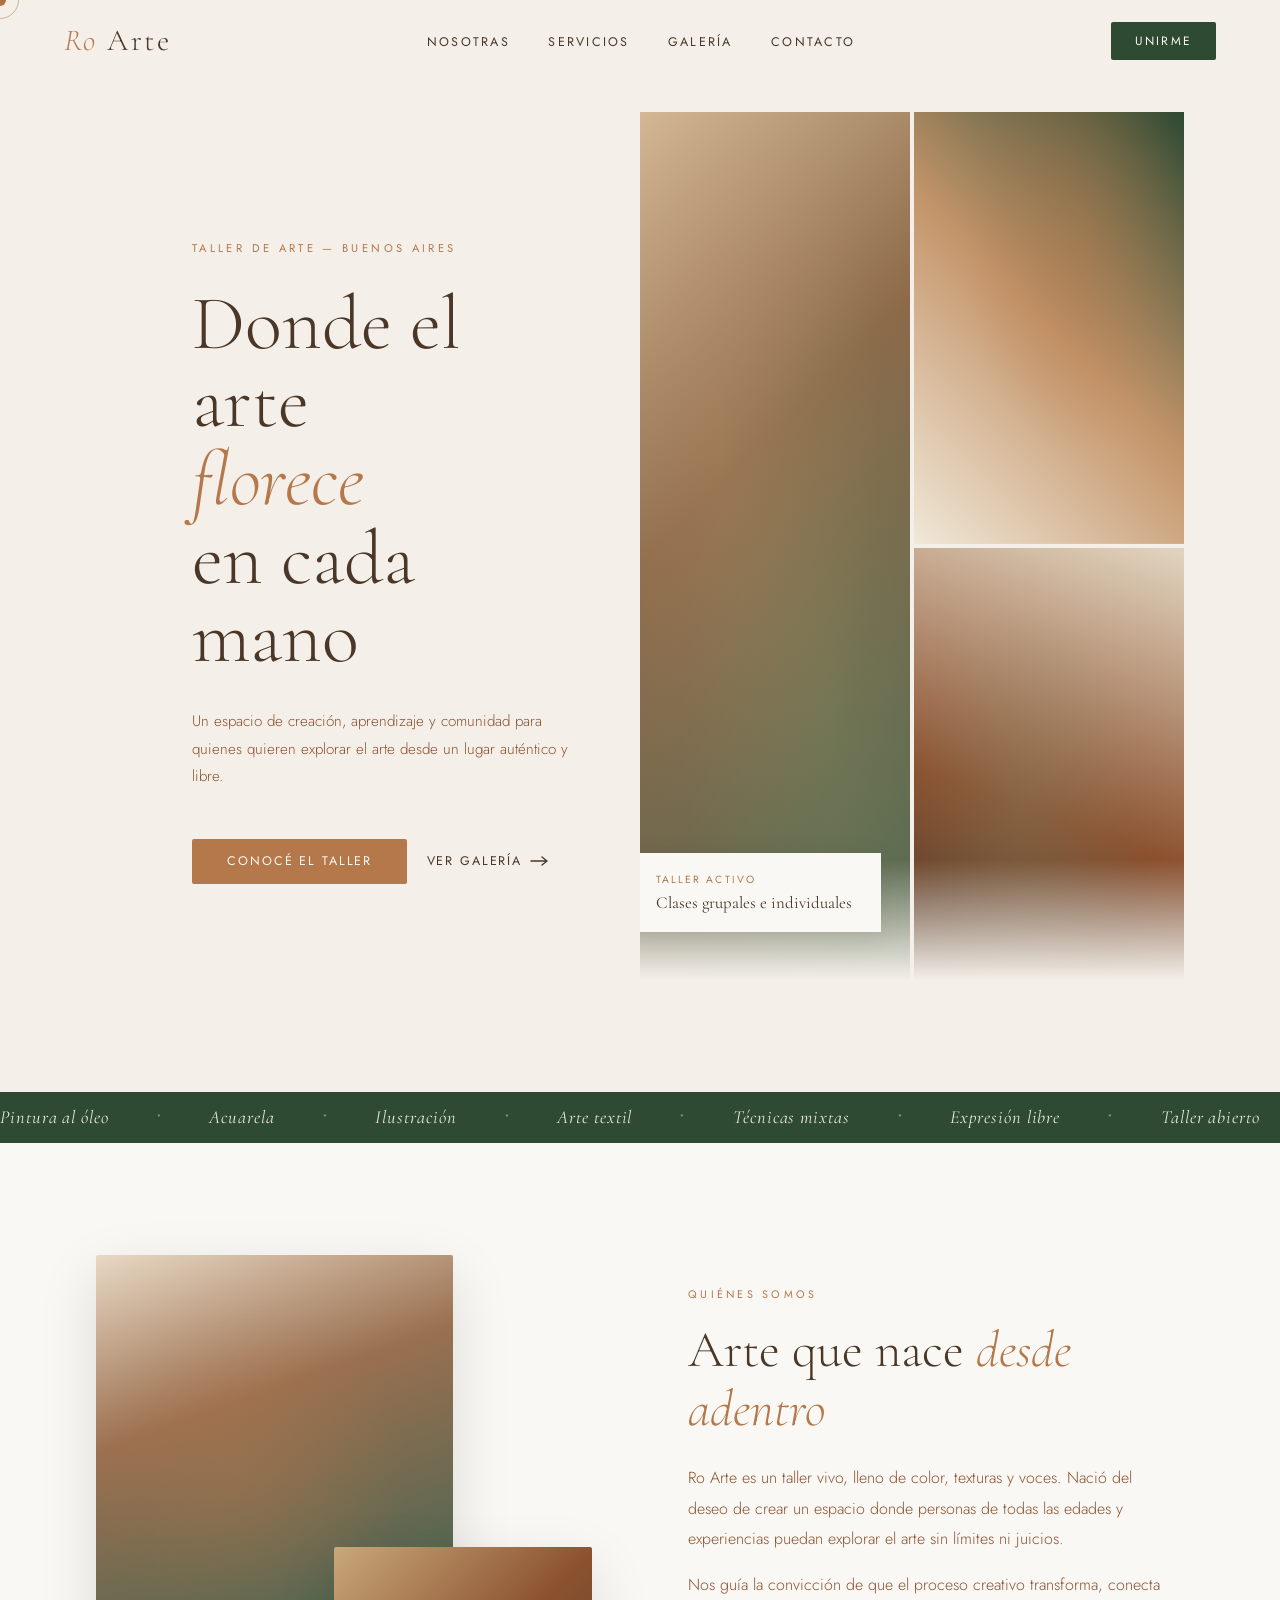
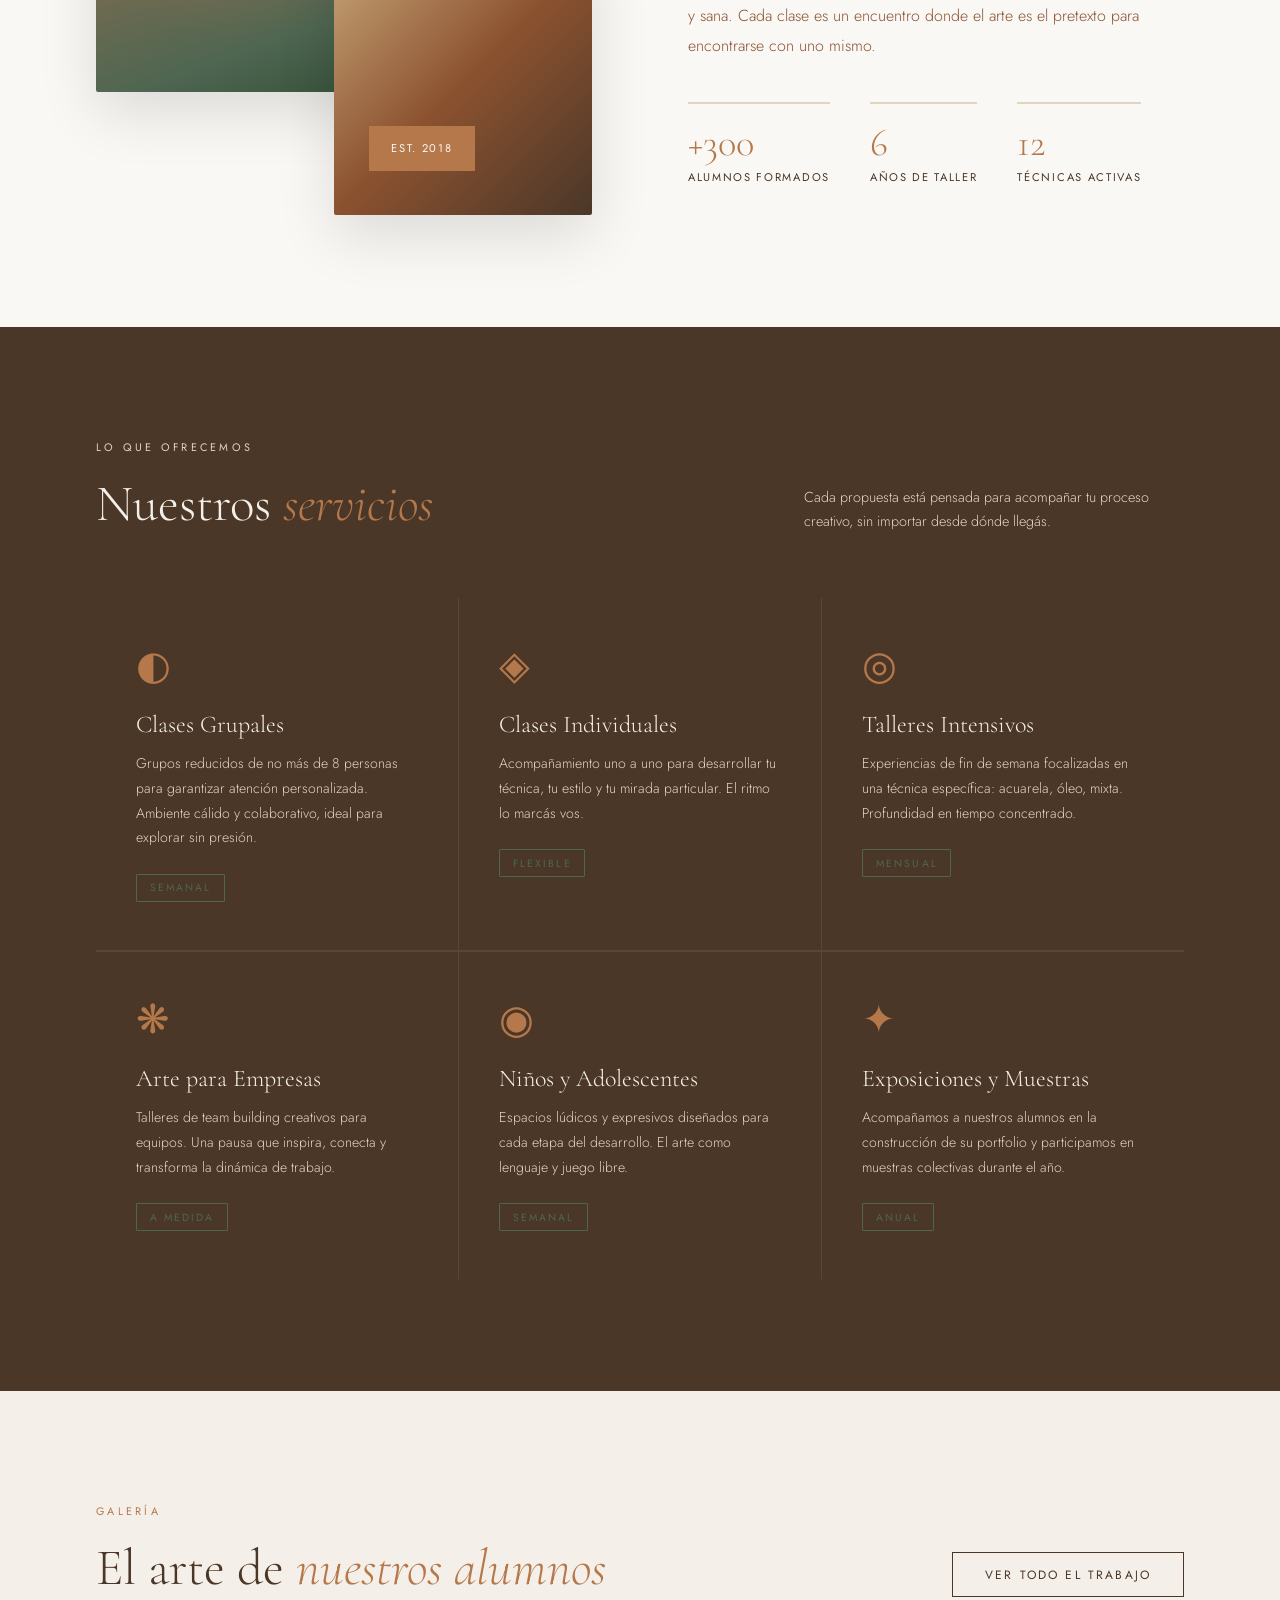
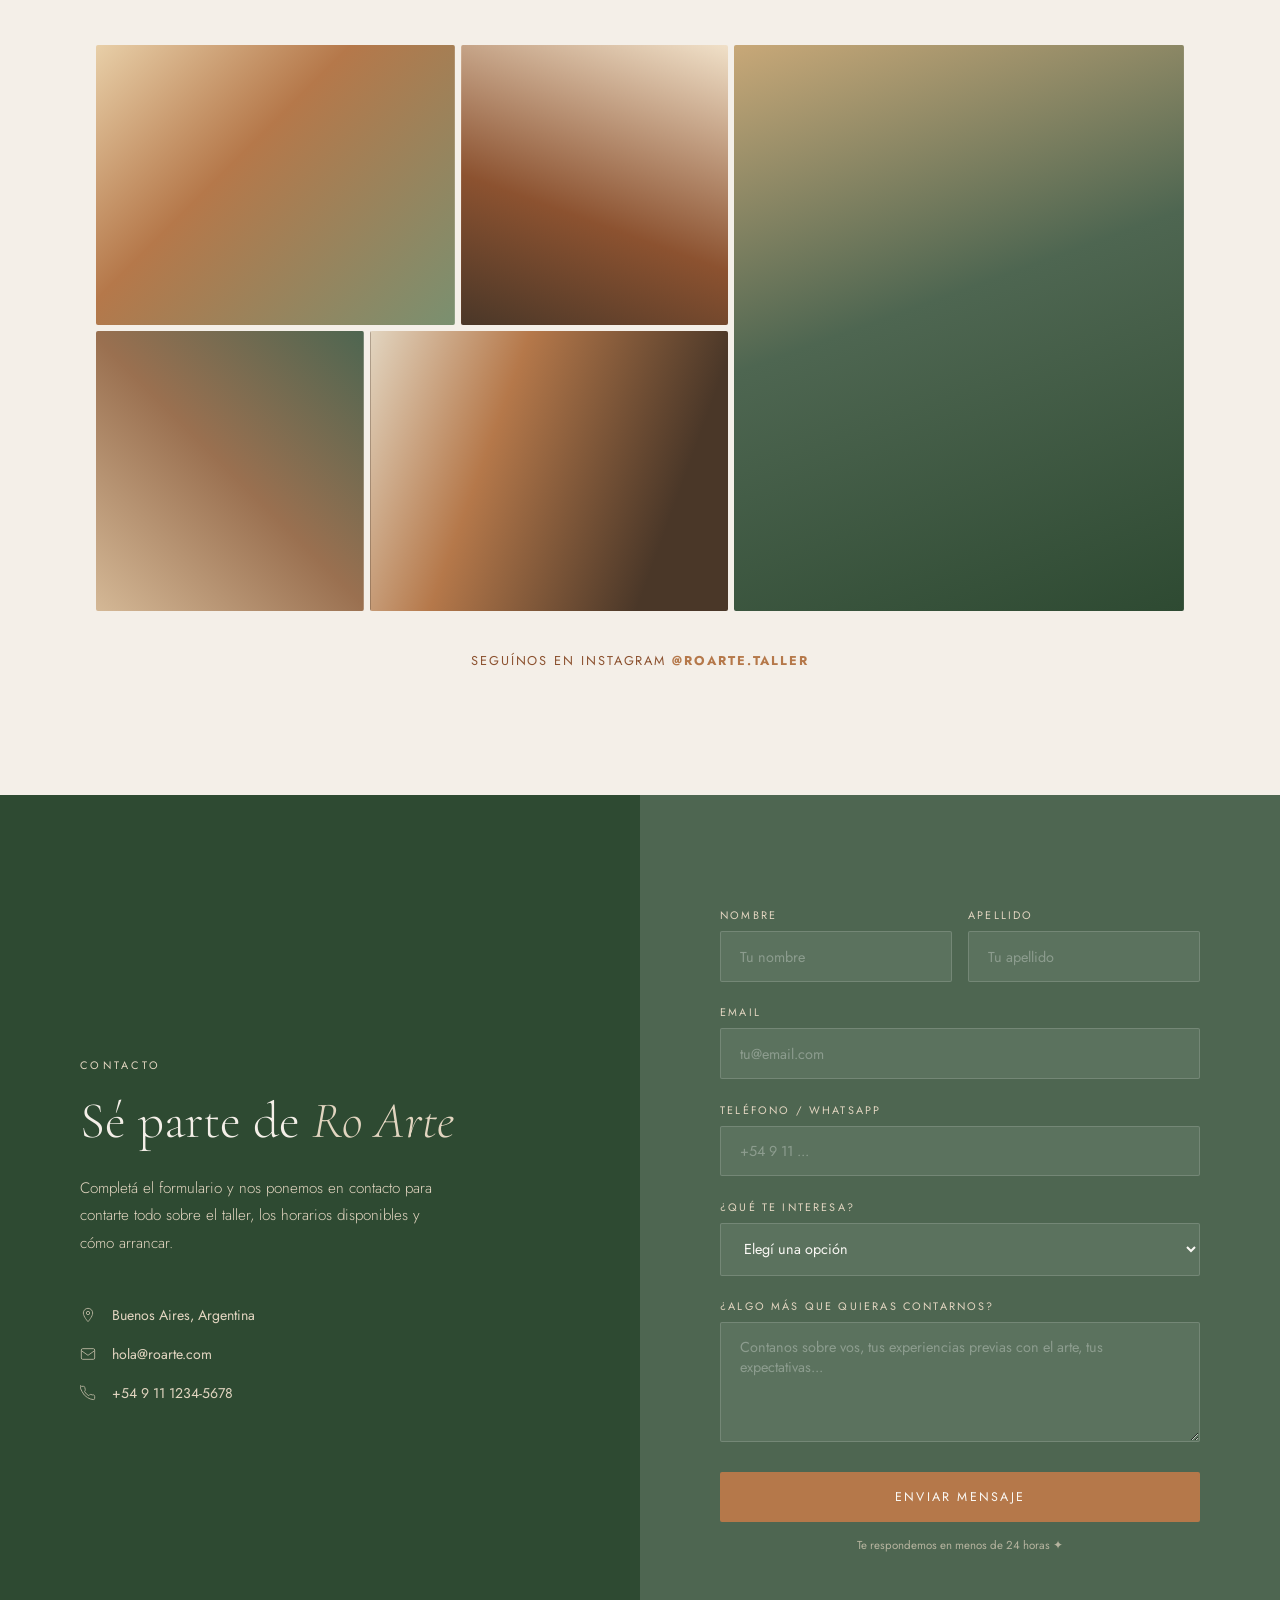
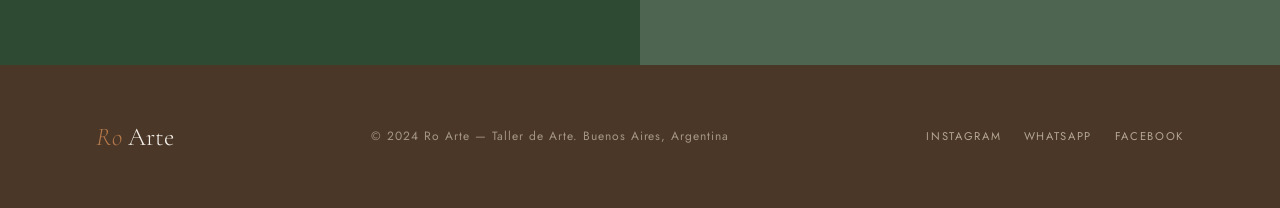
<file: index.html>
<!DOCTYPE html>
<html lang="es">
<head>
  <meta charset="UTF-8" />
  <meta name="viewport" content="width=device-width, initial-scale=1.0" />
  <title>Ro Arte — Taller de Arte</title>
  <link rel="preconnect" href="https://fonts.googleapis.com" />
  <link rel="preconnect" href="https://fonts.gstatic.com" crossorigin />
  <link href="https://fonts.googleapis.com/css2?family=Cormorant+Garamond:ital,wght@0,300;0,400;0,600;1,300;1,400&family=Jost:wght@300;400;500&display=swap" rel="stylesheet" />
  <link rel="stylesheet" href="style.css" />
</head>
<body>

<!-- Custom cursor -->
<div id="cursor"></div>
<div id="cursor-ring"></div>

<!-- NAV -->
<nav id="navbar">
  <a href="#" class="nav-logo"><span>Ro</span> Arte</a>
  <ul class="nav-links">
    <li><a href="#about">Nosotras</a></li>
    <li><a href="#services">Servicios</a></li>
    <li><a href="#gallery">Galería</a></li>
    <li><a href="#contact">Contacto</a></li>
  </ul>
  <a href="#contact" class="nav-cta">Unirme</a>
</nav>

<!-- HERO -->
<section id="hero">
  <div class="hero-left">
    <p class="hero-eyebrow reveal">Taller de Arte — Buenos Aires</p>
    <h1 class="hero-title reveal reveal-d1">
      Donde el arte
      <em>florece</em>
      en cada mano
    </h1>
    <p class="hero-sub reveal reveal-d2">
      Un espacio de creación, aprendizaje y comunidad para quienes quieren explorar el arte desde un lugar auténtico y libre.
    </p>
    <div class="hero-actions reveal reveal-d3">
      <a href="#contact" class="btn-primary">Conocé el taller</a>
      <a href="#gallery" class="btn-outline">
        Ver galería
        <svg width="18" height="10" viewBox="0 0 18 10" fill="none">
          <path d="M1 5h16M12 1l5 4-5 4" stroke="currentColor" stroke-width="1.4" stroke-linecap="round"/>
        </svg>
      </a>
    </div>
  </div>
  <div class="hero-right">
    <div class="hero-img-grid">
      <div class="himg">
        <div class="himg-inner img-paint1"></div>
      </div>
      <div class="himg">
        <div class="himg-inner img-paint2"></div>
      </div>
      <div class="himg">
        <div class="himg-inner img-paint3"></div>
      </div>
    </div>
    <div class="hero-badge">
      <span>Taller activo</span>
      Clases grupales e individuales
    </div>
    <div class="hero-deco"></div>
  </div>
</section>

<!-- MARQUEE -->
<div class="marquee-wrap">
  <div class="marquee-inner">
    <span>Pintura al óleo</span><span class="dot">◆</span>
    <span>Acuarela</span><span class="dot">◆</span>
    <span>Ilustración</span><span class="dot">◆</span>
    <span>Arte textil</span><span class="dot">◆</span>
    <span>Técnicas mixtas</span><span class="dot">◆</span>
    <span>Expresión libre</span><span class="dot">◆</span>
    <span>Taller abierto</span><span class="dot">◆</span>
    <!-- duplicate for loop -->
    <span>Pintura al óleo</span><span class="dot">◆</span>
    <span>Acuarela</span><span class="dot">◆</span>
    <span>Ilustración</span><span class="dot">◆</span>
    <span>Arte textil</span><span class="dot">◆</span>
    <span>Técnicas mixtas</span><span class="dot">◆</span>
    <span>Expresión libre</span><span class="dot">◆</span>
    <span>Taller abierto</span><span class="dot">◆</span>
  </div>
</div>

<!-- QUIÉNES SOMOS -->
<section id="about">
  <div class="about-visual reveal">
    <div class="about-accent"></div>
    <div class="about-photo about-photo-main"></div>
    <div class="about-photo about-photo-small"></div>
    <div class="about-tag">Est. 2018</div>
  </div>
  <div class="about-content">
    <p class="section-label reveal">Quiénes somos</p>
    <h2 class="section-title reveal reveal-d1">Arte que nace <em>desde adentro</em></h2>
    <div class="about-body reveal reveal-d2">
      <p>Ro Arte es un taller vivo, lleno de color, texturas y voces. Nació del deseo de crear un espacio donde personas de todas las edades y experiencias puedan explorar el arte sin límites ni juicios.</p>
      <p>Nos guía la convicción de que el proceso creativo transforma, conecta y sana. Cada clase es un encuentro donde el arte es el pretexto para encontrarse con uno mismo.</p>
    </div>
    <div class="about-stats reveal reveal-d3">
      <div class="stat">
        <div class="stat-n">+300</div>
        <div class="stat-l">Alumnos formados</div>
      </div>
      <div class="stat">
        <div class="stat-n">6</div>
        <div class="stat-l">Años de taller</div>
      </div>
      <div class="stat">
        <div class="stat-n">12</div>
        <div class="stat-l">Técnicas activas</div>
      </div>
    </div>
  </div>
</section>

<!-- SERVICIOS -->
<section id="services">
  <div class="services-header">
    <div>
      <p class="section-label reveal">Lo que ofrecemos</p>
      <h2 class="section-title reveal reveal-d1">Nuestros <em>servicios</em></h2>
    </div>
    <p class="services-sub reveal reveal-d2">Cada propuesta está pensada para acompañar tu proceso creativo, sin importar desde dónde llegás.</p>
  </div>
  <div class="services-grid reveal reveal-d2">
    <div class="service-card">
      <div class="service-icon">◐</div>
      <div class="service-name">Clases Grupales</div>
      <div class="service-desc">Grupos reducidos de no más de 8 personas para garantizar atención personalizada. Ambiente cálido y colaborativo, ideal para explorar sin presión.</div>
      <span class="service-tag">Semanal</span>
    </div>
    <div class="service-card">
      <div class="service-icon">◈</div>
      <div class="service-name">Clases Individuales</div>
      <div class="service-desc">Acompañamiento uno a uno para desarrollar tu técnica, tu estilo y tu mirada particular. El ritmo lo marcás vos.</div>
      <span class="service-tag">Flexible</span>
    </div>
    <div class="service-card">
      <div class="service-icon">◎</div>
      <div class="service-name">Talleres Intensivos</div>
      <div class="service-desc">Experiencias de fin de semana focalizadas en una técnica específica: acuarela, óleo, mixta. Profundidad en tiempo concentrado.</div>
      <span class="service-tag">Mensual</span>
    </div>
    <div class="service-card">
      <div class="service-icon">❋</div>
      <div class="service-name">Arte para Empresas</div>
      <div class="service-desc">Talleres de team building creativos para equipos. Una pausa que inspira, conecta y transforma la dinámica de trabajo.</div>
      <span class="service-tag">A medida</span>
    </div>
    <div class="service-card">
      <div class="service-icon">◉</div>
      <div class="service-name">Niños y Adolescentes</div>
      <div class="service-desc">Espacios lúdicos y expresivos diseñados para cada etapa del desarrollo. El arte como lenguaje y juego libre.</div>
      <span class="service-tag">Semanal</span>
    </div>
    <div class="service-card">
      <div class="service-icon">✦</div>
      <div class="service-name">Exposiciones y Muestras</div>
      <div class="service-desc">Acompañamos a nuestros alumnos en la construcción de su portfolio y participamos en muestras colectivas durante el año.</div>
      <span class="service-tag">Anual</span>
    </div>
  </div>
</section>

<!-- GALERÍA -->
<section id="gallery">
  <div class="gallery-header">
    <div>
      <p class="section-label reveal">Galería</p>
      <h2 class="section-title reveal reveal-d1">El arte de <em>nuestros alumnos</em></h2>
    </div>
    <a href="#contact" class="btn-ghost reveal reveal-d2">Ver todo el trabajo</a>
  </div>
  <div class="gallery-grid reveal reveal-d1">
    <div class="gal g1">
      <div class="gal-inner gi1"></div>
      <span class="gal-label">Óleo sobre tela</span>
    </div>
    <div class="gal g2">
      <div class="gal-inner gi2"></div>
      <span class="gal-label">Acuarela</span>
    </div>
    <div class="gal g3">
      <div class="gal-inner gi3"></div>
      <span class="gal-label">Técnica mixta</span>
    </div>
    <div class="gal g4">
      <div class="gal-inner gi4"></div>
      <span class="gal-label">Ilustración</span>
    </div>
    <div class="gal g5">
      <div class="gal-inner gi5"></div>
      <span class="gal-label">Arte textil</span>
    </div>
  </div>
  <div class="gallery-more reveal">
    <p style="font-size:.8rem;letter-spacing:.15em;text-transform:uppercase;color:var(--clay);margin-bottom:.8rem;">Seguínos en Instagram <strong style="color:var(--sienna)">@roarte.taller</strong></p>
  </div>
</section>

<!-- CONTACTO -->
<section id="contact">
  <div class="contact-left">
    <p class="section-label reveal">Contacto</p>
    <h2 class="section-title reveal reveal-d1">Sé parte de <em>Ro Arte</em></h2>
    <p class="contact-desc reveal reveal-d2">Completá el formulario y nos ponemos en contacto para contarte todo sobre el taller, los horarios disponibles y cómo arrancar.</p>
    <div class="contact-info reveal reveal-d3">
      <div class="cinfo">
        <svg width="16" height="16" viewBox="0 0 24 24" fill="none" stroke="currentColor" stroke-width="1.5">
          <path d="M12 2C8.13 2 5 5.13 5 9c0 5.25 7 13 7 13s7-7.75 7-13c0-3.87-3.13-7-7-7z"/>
          <circle cx="12" cy="9" r="2.5"/>
        </svg>
        Buenos Aires, Argentina
      </div>
      <div class="cinfo">
        <svg width="16" height="16" viewBox="0 0 24 24" fill="none" stroke="currentColor" stroke-width="1.5">
          <rect x="2" y="4" width="20" height="16" rx="2"/>
          <path d="M2 7l10 7 10-7"/>
        </svg>
        <a href="mailto:hola@roarte.com">hola@roarte.com</a>
      </div>
      <div class="cinfo">
        <svg width="16" height="16" viewBox="0 0 24 24" fill="none" stroke="currentColor" stroke-width="1.5">
          <path d="M22 16.92v3a2 2 0 01-2.18 2 19.79 19.79 0 01-8.63-3.07A19.5 19.5 0 013.07 9.81a19.79 19.79 0 01-3.07-8.63A2 2 0 012.18 2h3a2 2 0 012 1.72c.127.96.361 1.903.7 2.81a2 2 0 01-.45 2.11L6.91 9.91a16 16 0 006.06 6.06l1.27-1.27a2 2 0 012.11-.45c.907.339 1.85.573 2.81.7A2 2 0 0122 16.92z"/>
        </svg>
        <a href="tel:+5491112345678">+54 9 11 1234-5678</a>
      </div>
    </div>
  </div>

  <div class="contact-right">
    <form class="contact-form" id="contactForm" onsubmit="handleSubmit(event)">
      <div class="field-row">
        <div class="field-group">
          <label>Nombre</label>
          <input type="text" placeholder="Tu nombre" required />
        </div>
        <div class="field-group">
          <label>Apellido</label>
          <input type="text" placeholder="Tu apellido" required />
        </div>
      </div>
      <div class="field-group">
        <label>Email</label>
        <input type="email" placeholder="tu@email.com" required />
      </div>
      <div class="field-group">
        <label>Teléfono / WhatsApp</label>
        <input type="tel" placeholder="+54 9 11 ..." />
      </div>
      <div class="field-group">
        <label>¿Qué te interesa?</label>
        <select required>
          <option value="" disabled selected>Elegí una opción</option>
          <option>Clases grupales</option>
          <option>Clases individuales</option>
          <option>Taller intensivo</option>
          <option>Arte para niños / adolescentes</option>
          <option>Arte para empresas</option>
          <option>Solo quiero conocer el espacio</option>
        </select>
      </div>
      <div class="field-group">
        <label>¿Algo más que quieras contarnos?</label>
        <textarea placeholder="Contanos sobre vos, tus experiencias previas con el arte, tus expectativas..."></textarea>
      </div>
      <button type="submit" class="form-submit">Enviar mensaje</button>
      <p class="form-note">Te respondemos en menos de 24 horas ✦</p>
    </form>
    <div class="form-success" id="formSuccess">
      <div class="check">🌿</div>
      <h3>¡Gracias por escribirnos!</h3>
      <p>Recibimos tu mensaje y te vamos a contactar pronto para contarte todo sobre el taller. ¡Bienvenida/o a la comunidad Ro Arte!</p>
    </div>
  </div>
</section>

<!-- FOOTER -->
<footer>
  <div class="footer-logo"><span>Ro</span> Arte</div>
  <p class="footer-copy">© 2024 Ro Arte — Taller de Arte. Buenos Aires, Argentina</p>
  <div class="footer-social">
    <a href="#">Instagram</a>
    <a href="#">WhatsApp</a>
    <a href="#">Facebook</a>
  </div>
</footer>

<!-- JS -->
    <script src="script.js"></script>
    <!-- Bootstrap JS -->
    <script src="https://cdn.jsdelivr.net/npm/bootstrap@5.3.0/dist/js/bootstrap.bundle.min.js"></script>
</body>
</html>
</file>
<file: style.css>
:root {
      --cream:    #f4efe8;
      --sand:     #e2d5c0;
      --sienna:   #b5784a;
      --clay:     #8c5230;
      --bark:     #4a3728;
      --sage:     #7a9070;
      --moss:     #4e6651;
      --fern:     #2e4a32;
      --white:    #faf8f4;
      --text:     #2e2218;
    }

    *, *::before, *::after { box-sizing: border-box; margin: 0; padding: 0; }

    html { scroll-behavior: smooth; }

    body {
      font-family: 'Jost', sans-serif;
      background: var(--cream);
      color: var(--text);
      overflow-x: hidden;
    }

    /* ── CURSOR ── */
    body { cursor: none; }
    #cursor {
      position: fixed; top: 0; left: 0; pointer-events: none; z-index: 9999;
      width: 12px; height: 12px; background: var(--sienna);
      border-radius: 50%; transform: translate(-50%,-50%);
      transition: transform .15s ease, background .2s;
      mix-blend-mode: multiply;
    }
    #cursor-ring {
      position: fixed; top: 0; left: 0; pointer-events: none; z-index: 9998;
      width: 38px; height: 38px; border: 1.5px solid var(--sienna);
      border-radius: 50%; transform: translate(-50%,-50%);
      transition: transform .35s ease, opacity .2s;
      opacity: .5;
    }

    /* ── NAV ── */
    nav {
      position: fixed; top: 0; left: 0; right: 0; z-index: 100;
      display: flex; align-items: center; justify-content: space-between;
      padding: 1.4rem 4rem;
      transition: background .4s, padding .3s;
    }
    nav.scrolled {
      background: rgba(244,239,232,.92);
      backdrop-filter: blur(12px);
      padding: 1rem 4rem;
      border-bottom: 1px solid var(--sand);
    }
    .nav-logo {
      font-family: 'Cormorant Garamond', serif;
      font-size: 1.9rem; font-weight: 300; letter-spacing: .08em;
      color: var(--bark); text-decoration: none;
    }
    .nav-logo span { color: var(--sienna); font-style: italic; }
    .nav-links { display: flex; gap: 2.4rem; list-style: none; }
    .nav-links a {
      font-size: .78rem; letter-spacing: .18em; text-transform: uppercase;
      color: var(--bark); text-decoration: none; font-weight: 400;
      position: relative; padding-bottom: 2px;
    }
    .nav-links a::after {
      content: ''; position: absolute; bottom: 0; left: 0;
      width: 0; height: 1px; background: var(--sienna);
      transition: width .3s ease;
    }
    .nav-links a:hover::after { width: 100%; }
    .nav-cta {
      font-size: .75rem; letter-spacing: .18em; text-transform: uppercase;
      background: var(--fern); color: var(--white);
      padding: .6rem 1.5rem; border: none; border-radius: 2px;
      text-decoration: none; font-family: 'Jost', sans-serif;
      transition: background .25s;
    }
    .nav-cta:hover { background: var(--moss); }

    /* ── HERO ── */
    #hero {
      min-height: 100vh;
      display: grid; grid-template-columns: 1fr 1fr;
      position: relative; overflow: hidden;
    }
    .hero-left {
      display: flex; flex-direction: column; justify-content: center;
      padding: 8rem 4rem 6rem 6rem;
      position: relative; z-index: 2;
    }
    .hero-eyebrow {
      font-size: .7rem; letter-spacing: .3em; text-transform: uppercase;
      color: var(--sienna); margin-bottom: 1.8rem; font-weight: 400;
    }
    .hero-title {
      font-family: 'Cormorant Garamond', serif;
      font-size: clamp(4rem, 6vw, 7rem);
      font-weight: 300; line-height: 1.02;
      color: var(--bark);
    }
    .hero-title em {
      font-style: italic; color: var(--sienna);
      display: block;
    }
    .hero-sub {
      margin-top: 2rem; max-width: 380px;
      font-size: .95rem; line-height: 1.8;
      color: var(--clay); font-weight: 300;
    }
    .hero-actions { margin-top: 3rem; display: flex; gap: 1.2rem; align-items: center; }
    .btn-primary {
      background: var(--sienna); color: var(--white);
      padding: .85rem 2.2rem; border: none; border-radius: 2px;
      font-family: 'Jost', sans-serif; font-size: .78rem;
      letter-spacing: .15em; text-transform: uppercase;
      text-decoration: none; transition: background .25s, transform .2s;
    }
    .btn-primary:hover { background: var(--clay); transform: translateY(-1px); }
    .btn-outline {
      color: var(--bark); font-size: .78rem;
      letter-spacing: .15em; text-transform: uppercase;
      text-decoration: none; display: flex; align-items: center; gap: .5rem;
    }
    .btn-outline svg { transition: transform .25s; }
    .btn-outline:hover svg { transform: translateX(4px); }

    .hero-right {
      position: relative; overflow: hidden;
    }
    .hero-img-grid {
      height: 100%; display: grid;
      grid-template-rows: 1fr 1fr;
      grid-template-columns: 1fr 1fr;
      gap: 4px;
    }
    .hero-img-grid .himg {
      overflow: hidden; position: relative;
    }
    .hero-img-grid .himg:first-child {
      grid-row: 1 / 3; /* full height */
    }
    .himg-inner {
      width: 100%; height: 100%;
      background-size: cover; background-position: center;
      transition: transform 6s ease;
    }
    #hero:hover .himg-inner { transform: scale(1.04); }

    /* Placeholder art images via CSS gradients */
    .img-paint1 {
      background-image:
        radial-gradient(ellipse at 30% 40%, #c4956a44 0%, transparent 60%),
        radial-gradient(ellipse at 70% 70%, #7a906055 0%, transparent 55%),
        linear-gradient(135deg, #d4b896 0%, #8c6a4a 40%, #4e6651 100%);
    }
    .img-paint2 {
      background-image:
        radial-gradient(ellipse at 60% 30%, #b5784a66 0%, transparent 50%),
        linear-gradient(45deg, #f0e8d8 0%, #c4956a 50%, #2e4a32 100%);
    }
    .img-paint3 {
      background-image:
        radial-gradient(ellipse at 40% 60%, #7a907044 0%, transparent 55%),
        linear-gradient(200deg, #e2d5c0 0%, #8c5230 60%, #4a3728 100%);
    }

    .hero-badge {
      position: absolute; bottom: 3rem; left: -1rem;
      background: var(--white); padding: 1.2rem 1.8rem;
      border-left: 3px solid var(--sienna);
      font-family: 'Cormorant Garamond', serif; font-size: 1.05rem;
      color: var(--bark); z-index: 5; box-shadow: 0 8px 30px rgba(0,0,0,.08);
    }
    .hero-badge span { display: block; font-size: .65rem; font-family: 'Jost', sans-serif;
      letter-spacing: .2em; text-transform: uppercase; color: var(--sienna); margin-bottom: .3rem; }

    .hero-deco {
      position: absolute; bottom: 0; left: 0; right: 0;
      height: 120px; background: linear-gradient(to top, var(--cream), transparent);
      z-index: 3; pointer-events: none;
    }

    /* ── MARQUEE ── */
    .marquee-wrap {
      background: var(--fern); color: var(--white);
      padding: .9rem 0; overflow: hidden; white-space: nowrap;
    }
    .marquee-inner {
      display: inline-flex; gap: 3rem;
      animation: marquee 18s linear infinite;
    }
    .marquee-inner span {
      font-family: 'Cormorant Garamond', serif;
      font-size: 1.15rem; font-style: italic;
      opacity: .9; letter-spacing: .05em;
    }
    .marquee-inner .dot {
      font-style: normal; opacity: .4; font-size: .8rem;
    }
    @keyframes marquee {
      from { transform: translateX(0); }
      to { transform: translateX(-50%); }
    }

    /* ── SECTION SHARED ── */
    section { padding: 7rem 6rem; }
    .section-label {
      font-size: .68rem; letter-spacing: .3em; text-transform: uppercase;
      color: var(--sienna); margin-bottom: 1.2rem;
    }
    .section-title {
      font-family: 'Cormorant Garamond', serif;
      font-size: clamp(2.2rem, 4vw, 3.5rem);
      font-weight: 300; color: var(--bark); line-height: 1.15;
    }
    .section-title em { font-style: italic; color: var(--sienna); }

    /* ── QUIÉNES SOMOS ── */
    #about {
      background: var(--white);
      display: grid; grid-template-columns: 1fr 1fr; gap: 6rem; align-items: center;
    }
    .about-visual {
      position: relative; height: 560px;
    }
    .about-photo {
      position: absolute; border-radius: 2px; overflow: hidden;
      box-shadow: 0 20px 60px rgba(0,0,0,.12);
    }
    .about-photo-main {
      width: 72%; height: 78%;
      top: 0; left: 0;
      background-image:
        radial-gradient(ellipse at 40% 50%, #b5784a55 0%, transparent 55%),
        linear-gradient(160deg, #e8d8c4 0%, #9a7050 35%, #4e6651 80%, #2e4a32 100%);
    }
    .about-photo-small {
      width: 52%; height: 48%;
      bottom: 0; right: 0;
      background-image:
        linear-gradient(135deg, #c8a87a 0%, #8c5230 50%, #4a3728 100%);
    }
    .about-accent {
      position: absolute; top: 50%; left: 55%;
      transform: translate(-50%,-50%);
      width: 100px; height: 100px;
      background: var(--sand); border-radius: 50%;
      opacity: .5; z-index: 0;
    }
    .about-tag {
      position: absolute; bottom: 8%; left: 55%;
      background: var(--sienna); color: var(--white);
      padding: .9rem 1.4rem; font-size: .7rem;
      letter-spacing: .15em; text-transform: uppercase; z-index: 10;
    }
    .about-content .section-title { margin-bottom: 1.5rem; }
    .about-body {
      font-size: 1rem; line-height: 1.9;
      color: var(--clay); font-weight: 300; max-width: 480px;
    }
    .about-body p + p { margin-top: 1rem; }
    .about-stats {
      margin-top: 2.5rem;
      display: flex; gap: 2.5rem;
    }
    .stat { border-top: 2px solid var(--sand); padding-top: 1rem; }
    .stat-n {
      font-family: 'Cormorant Garamond', serif;
      font-size: 2.4rem; font-weight: 300; color: var(--sienna);
    }
    .stat-l {
      font-size: .7rem; letter-spacing: .15em; text-transform: uppercase;
      color: var(--bark); margin-top: .2rem;
    }

    /* ── SERVICIOS ── */
    #services { background: var(--bark); color: var(--cream); }
    #services .section-label { color: var(--sand); }
    #services .section-title { color: var(--cream); }
    #services .section-title em { color: var(--sienna); }
    .services-header { margin-bottom: 4rem; display: flex; justify-content: space-between; align-items: flex-end; flex-wrap: wrap; gap: 1rem; }
    .services-sub { color: var(--sand); font-size: .9rem; line-height: 1.7; max-width: 380px; font-weight: 300; }
    .services-grid { display: grid; grid-template-columns: repeat(3, 1fr); gap: 1.5px; background: rgba(255,255,255,.08); }
    .service-card {
      background: var(--bark); padding: 3rem 2.5rem;
      transition: background .3s; position: relative; overflow: hidden;
    }
    .service-card::before {
      content: ''; position: absolute; top: 0; left: 0;
      width: 0; height: 3px; background: var(--sienna);
      transition: width .4s ease;
    }
    .service-card:hover { background: #5a3d2a; }
    .service-card:hover::before { width: 100%; }
    .service-icon {
      font-family: 'Cormorant Garamond', serif;
      font-size: 2.5rem; color: var(--sienna); margin-bottom: 1.5rem; line-height: 1;
    }
    .service-name {
      font-family: 'Cormorant Garamond', serif;
      font-size: 1.5rem; font-weight: 300; color: var(--cream);
      margin-bottom: .8rem;
    }
    .service-desc { font-size: .88rem; line-height: 1.75; color: var(--sand); font-weight: 300; }
    .service-tag {
      display: inline-block; margin-top: 1.5rem;
      font-size: .65rem; letter-spacing: .2em; text-transform: uppercase;
      color: var(--moss); border: 1px solid var(--moss);
      padding: .35rem .8rem; border-radius: 1px;
    }

    /* ── GALERÍA ── */
    #gallery { background: var(--cream); padding: 7rem 0; }
    #gallery .gallery-header { padding: 0 6rem; margin-bottom: 3rem; display: flex; justify-content: space-between; align-items: flex-end; }
    .gallery-grid {
      display: grid;
      grid-template-columns: repeat(12, 1fr);
      grid-template-rows: 280px 280px;
      gap: 6px;
      padding: 0 6rem;
    }
    .gal {
      overflow: hidden; border-radius: 2px; position: relative;
      cursor: pointer;
    }
    .gal::after {
      content: ''; position: absolute; inset: 0;
      background: rgba(74,55,40,0);
      transition: background .35s;
    }
    .gal:hover::after { background: rgba(74,55,40,.25); }
    .gal-inner {
      width: 100%; height: 100%;
      background-size: cover; background-position: center;
      transition: transform .6s ease;
    }
    .gal:hover .gal-inner { transform: scale(1.06); }

    /* layout */
    .g1 { grid-column: 1 / 5; grid-row: 1; }
    .g2 { grid-column: 5 / 8; grid-row: 1; }
    .g3 { grid-column: 8 / 13; grid-row: 1 / 3; }
    .g4 { grid-column: 1 / 4; grid-row: 2; }
    .g5 { grid-column: 4 / 8; grid-row: 2; }

    /* gallery image styles */
    .gi1 { background-image: linear-gradient(135deg,#e8cfa8 0%,#b5784a 40%,#7a9070 100%); }
    .gi2 { background-image: linear-gradient(200deg,#f0e0c8 0%,#8c5230 60%,#4a3728 100%); }
    .gi3 { background-image: linear-gradient(160deg,#c8a878 0%,#4e6651 45%,#2e4a32 100%); }
    .gi4 { background-image: linear-gradient(45deg,#d4b896 0%,#9a7050 50%,#4e6651 100%); }
    .gi5 { background-image: linear-gradient(110deg,#e2d5c0 0%,#b5784a 35%,#4a3728 80%); }

    .gal-label {
      position: absolute; bottom: 1.2rem; left: 1.2rem; z-index: 5;
      font-size: .62rem; letter-spacing: .2em; text-transform: uppercase;
      color: rgba(255,255,255,.7); font-family: 'Jost', sans-serif;
      opacity: 0; transform: translateY(6px); transition: opacity .3s, transform .3s;
    }
    .gal:hover .gal-label { opacity: 1; transform: translateY(0); }

    .gallery-more {
      padding: 2.5rem 6rem 0;
      text-align: center;
    }
    .btn-ghost {
      font-size: .75rem; letter-spacing: .18em; text-transform: uppercase;
      color: var(--bark); border: 1.5px solid var(--bark);
      padding: .8rem 2rem; text-decoration: none;
      transition: background .25s, color .25s;
      display: inline-block; margin-top: .5rem;
    }
    .btn-ghost:hover { background: var(--bark); color: var(--white); }

    /* ── CONTACTO ── */
    #contact {
      background: var(--fern); color: var(--cream);
      display: grid; grid-template-columns: 1fr 1fr; gap: 0;
      padding: 0;
    }
    .contact-left {
      padding: 7rem 5rem;
      display: flex; flex-direction: column; justify-content: center;
    }
    #contact .section-label { color: var(--sand); }
    #contact .section-title { color: var(--cream); }
    #contact .section-title em { color: var(--sand); font-style: italic; }
    .contact-desc { margin-top: 1.5rem; font-size: .95rem; line-height: 1.8; color: var(--sand); font-weight: 300; max-width: 360px; }
    .contact-info { margin-top: 3rem; display: flex; flex-direction: column; gap: 1.2rem; }
    .cinfo { display: flex; align-items: center; gap: 1rem; font-size: .88rem; color: var(--sand); }
    .cinfo svg { flex-shrink: 0; opacity: .7; }
    .cinfo a { color: var(--sand); text-decoration: none; }
    .cinfo a:hover { color: var(--white); }

    .contact-right {
      background: var(--moss);
      padding: 7rem 5rem;
    }
    .contact-form { display: flex; flex-direction: column; gap: 1.4rem; }
    .field-group { display: flex; flex-direction: column; gap: .5rem; }
    .field-group label {
      font-size: .68rem; letter-spacing: .2em; text-transform: uppercase;
      color: var(--sand); font-weight: 400;
    }
    .field-group input,
    .field-group select,
    .field-group textarea {
      background: rgba(255,255,255,.08);
      border: 1px solid rgba(255,255,255,.15);
      color: var(--white); padding: .9rem 1.2rem;
      font-family: 'Jost', sans-serif; font-size: .9rem;
      outline: none; border-radius: 2px; width: 100%;
      transition: border .25s, background .25s;
    }
    .field-group input::placeholder,
    .field-group textarea::placeholder { color: rgba(255,255,255,.3); }
    .field-group input:focus,
    .field-group select:focus,
    .field-group textarea:focus {
      border-color: var(--sand);
      background: rgba(255,255,255,.12);
    }
    .field-group select option { background: var(--moss); color: var(--white); }
    .field-group textarea { resize: vertical; min-height: 120px; }
    .field-row { display: grid; grid-template-columns: 1fr 1fr; gap: 1rem; }
    .form-submit {
      background: var(--sienna); color: var(--white);
      padding: 1rem 2.5rem; border: none;
      font-family: 'Jost', sans-serif; font-size: .78rem;
      letter-spacing: .18em; text-transform: uppercase;
      cursor: pointer; border-radius: 2px; width: 100%;
      transition: background .25s, transform .2s;
      margin-top: .5rem;
    }
    .form-submit:hover { background: var(--clay); transform: translateY(-1px); }
    .form-note {
      font-size: .72rem; color: var(--sand); opacity: .7;
      text-align: center; margin-top: -.5rem;
    }

    /* success state */
    .form-success {
      display: none; text-align: center;
      padding: 3rem 2rem;
    }
    .form-success.show { display: block; }
    .form-success .check {
      font-size: 3rem; margin-bottom: 1rem;
    }
    .form-success h3 {
      font-family: 'Cormorant Garamond', serif;
      font-size: 2rem; color: var(--cream); font-weight: 300;
      margin-bottom: .8rem;
    }
    .form-success p { color: var(--sand); font-size: .9rem; line-height: 1.7; }

    /* ── FOOTER ── */
    footer {
      background: var(--bark); color: var(--sand);
      padding: 3.5rem 6rem;
      display: flex; justify-content: space-between; align-items: center;
      flex-wrap: wrap; gap: 1.5rem;
    }
    .footer-logo {
      font-family: 'Cormorant Garamond', serif;
      font-size: 1.6rem; font-weight: 300; color: var(--cream);
    }
    .footer-logo span { color: var(--sienna); font-style: italic; }
    .footer-copy { font-size: .75rem; letter-spacing: .08em; opacity: .6; }
    .footer-social { display: flex; gap: 1.4rem; }
    .footer-social a {
      font-size: .7rem; letter-spacing: .15em; text-transform: uppercase;
      color: var(--sand); text-decoration: none; opacity: .7;
      transition: opacity .25s;
    }
    .footer-social a:hover { opacity: 1; }

    /* ── SCROLL REVEAL ── */
    .reveal {
      opacity: 0; transform: translateY(28px);
      transition: opacity .8s ease, transform .8s ease;
    }
    .reveal.visible { opacity: 1; transform: translateY(0); }
    .reveal-d1 { transition-delay: .1s; }
    .reveal-d2 { transition-delay: .2s; }
    .reveal-d3 { transition-delay: .3s; }
    .reveal-d4 { transition-delay: .4s; }

    /* ── RESPONSIVE ── */
    @media (max-width: 1024px) {
      section { padding: 5rem 3rem; }
      nav { padding: 1.2rem 2.5rem; }
      nav.scrolled { padding: .9rem 2.5rem; }
      #hero { grid-template-columns: 1fr; }
      .hero-left { padding: 7rem 3rem 4rem; }
      .hero-right { height: 380px; }
      .hero-img-grid { grid-template-rows: 1fr; grid-template-columns: repeat(3,1fr); }
      .hero-img-grid .himg:first-child { grid-row: 1; }
      #about { grid-template-columns: 1fr; gap: 3rem; }
      .about-visual { height: 340px; }
      .services-grid { grid-template-columns: 1fr 1fr; }
      .gallery-grid { grid-template-columns: repeat(6,1fr); grid-template-rows: 220px 220px; padding: 0 3rem; }
      .g1 { grid-column: 1/4; } .g2 { grid-column: 4/7; }
      .g3 { grid-column: 1/4; grid-row: 2; } .g4 { grid-column: 4/7; grid-row: 2; }
      .g5 { display: none; }
      #gallery .gallery-header { padding: 0 3rem; }
      .gallery-more { padding: 2.5rem 3rem 0; }
      #contact { grid-template-columns: 1fr; }
      .contact-left, .contact-right { padding: 4rem 3rem; }
      footer { padding: 2.5rem 3rem; }
    }

    @media (max-width: 640px) {
      nav { padding: 1rem 1.5rem; }
      nav.scrolled { padding: .8rem 1.5rem; }
      .nav-links { display: none; }
      .hero-left { padding: 6rem 1.5rem 3rem; }
      section { padding: 4rem 1.5rem; }
      .services-grid { grid-template-columns: 1fr; }
      .gallery-grid { padding: 0 1.5rem; }
      .about-stats { flex-wrap: wrap; gap: 1.5rem; }
      footer { padding: 2rem 1.5rem; flex-direction: column; text-align: center; }
      .field-row { grid-template-columns: 1fr; }
    }
</file>
